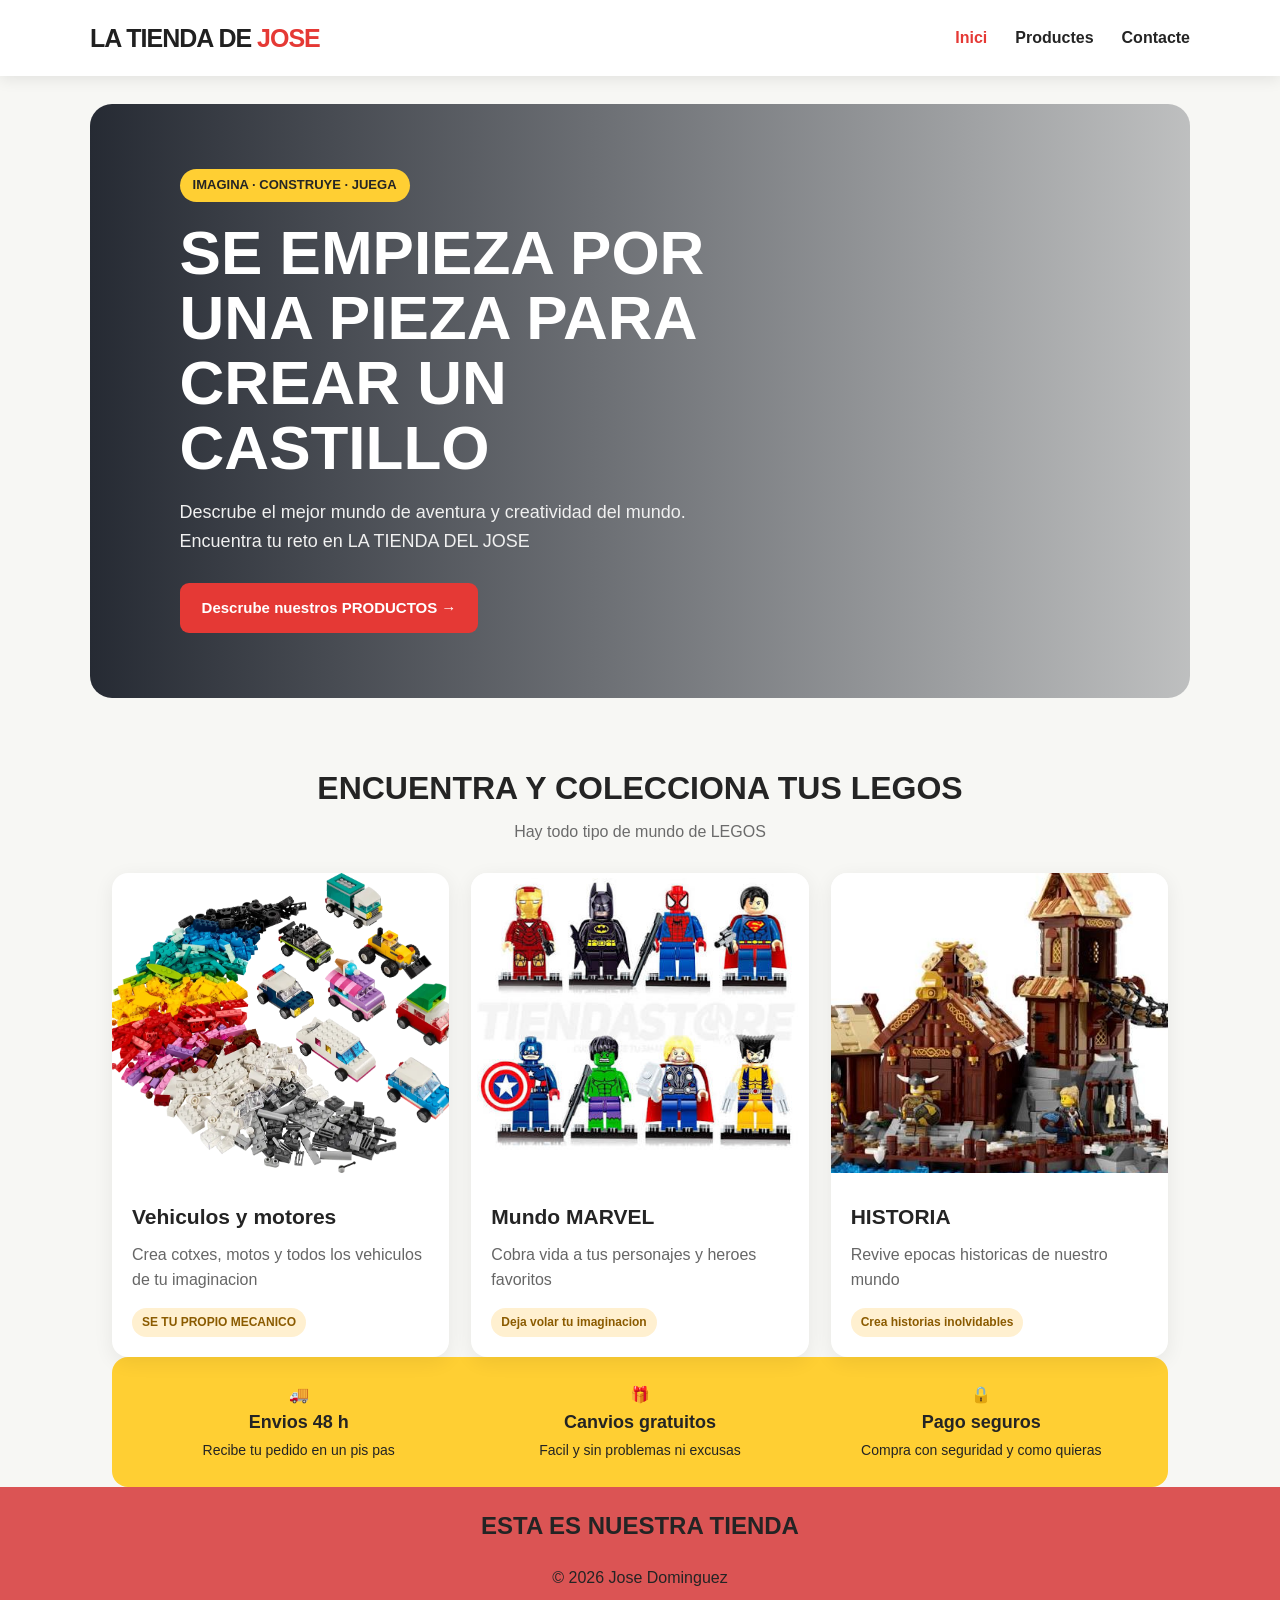
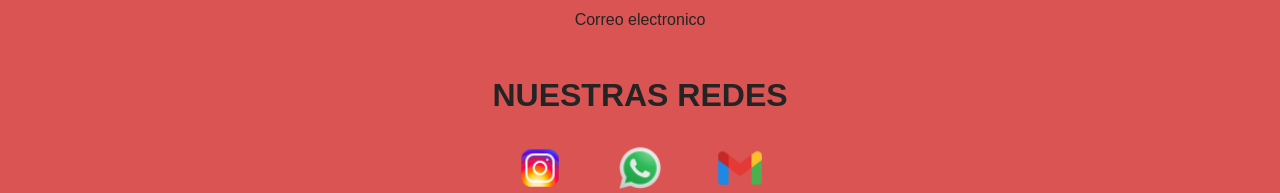
<file: DAM1_M04-Exercici-Posicio/index.html>
<!DOCTYPE html>
<html lang="ca">
<head>
    <meta charset="UTF-8">
    <meta name="viewport" content="width=device-width, initial-scale=1.0">
    <title>LA TIENDA DEL JOSE WEB</title>
    <link rel="stylesheet" href="global.css">
    
</head>
<body>
    <nav class="menu">
        <a class="logo" href="index.html">LA TIENDA DE <span>JOSE</a>
        <div class="enlaces">
            <a class="activo" href="index.html">Inici</a>
            <a href="productes.html">Productes</a>
            <a href="contacte.html">Contacte</a>
        </div>
    </nav>

    <main>
        <section class="hero">
            <div class="hero-text">
                <span class="etiqueta">IMAGINA · CONSTRUYE · JUEGA</span>
                <h1>SE EMPIEZA POR UNA PIEZA PARA CREAR UN CASTILLO</h1>
                <p>Descrube el mejor mundo de aventura y creatividad del mundo. Encuentra tu reto en LA TIENDA DEL JOSE</p>
                <a class="boton" href="productes.html">Descrube nuestros PRODUCTOS →</a>
            </div>
        </section>

        <section class="contenidor seccio">
            <div class="titol-seccio">
                <h2>ENCUENTRA Y COLECCIONA TUS LEGOS</h2>
                <p>Hay todo tipo de mundo de LEGOS</p>
            </div>
            <div class="coleccions">
                <article class="carta">
                    <img src="imagenes/foto_vehiculo_index.jpeg" alt="Construcció de cotxe de joguina">
                    <div class="carta-contingut">
                        <h3>Vehiculos y motores</h3>
                        <p>Crea cotxes, motos y todos los vehiculos de tu imaginacion</p>
                        <span class="tag">SE TU PROPIO MECANICO</span>
                    </div>
                </article>
                <article class="carta">
                    <img src="imagenes/foto2_marvel_index.jpeg" alt="Peces de construcció de colors">
                    <div class="carta-contingut">
                        <h3>Mundo MARVEL</h3>
                        <p>Cobra vida a tus personajes y heroes favoritos</p>
                        <span class="tag">Deja volar tu imaginacion</span>
                    </div>
                </article>
                <article class="carta">
                    <img src="imagenes/foto3_vikingos_index.jpeg" alt="Figures i peces de construcció">
                    <div class="carta-contingut">
                        <h3>HISTORIA</h3>
                        <p>Revive epocas historicas de nuestro mundo</p>
                        <span class="tag">Crea historias inolvidables</span>
                    </div>
                </article>
            </div>
        </section>

        <section class="contenidor seccio">
            <div class="beneficis">
                <div class="benefici">🚚 <strong>Envios 48 h</strong><span>Recibe tu pedido en un pis pas</span></div>
                <div class="benefici">🎁 <strong>Canvios gratuitos</strong><span>Facil y sin problemas ni excusas</span></div>
                <div class="benefici">🔒 <strong>Pago seguros</strong><span>Compra con seguridad y como quieras</span></div>
            </div>
        </section>
    </main>

    <footer>
        <div class="footer">
            <h2>ESTA ES NUESTRA TIENDA</h2>
            © 2026 Jose Dominguez
            <p href="mailto:jose@gmail.com">Correo electronico</p>
            <h1>NUESTRAS REDES</h1>
            <div class="foto_footer">
                <img src="imagenes/icons8-instagram-48.jpeg" alt="INSTAGRAM">
                <img src="imagenes/icons8-whatsapp-48.jpeg" alt="WHATSSAP">
                <img src="imagenes/icons8-gmail-nuevo-48.jpeg" alt="CORREO ELECTRONICO">
            </div>
        </div>
    </footer>


</body>
</html>
</file>
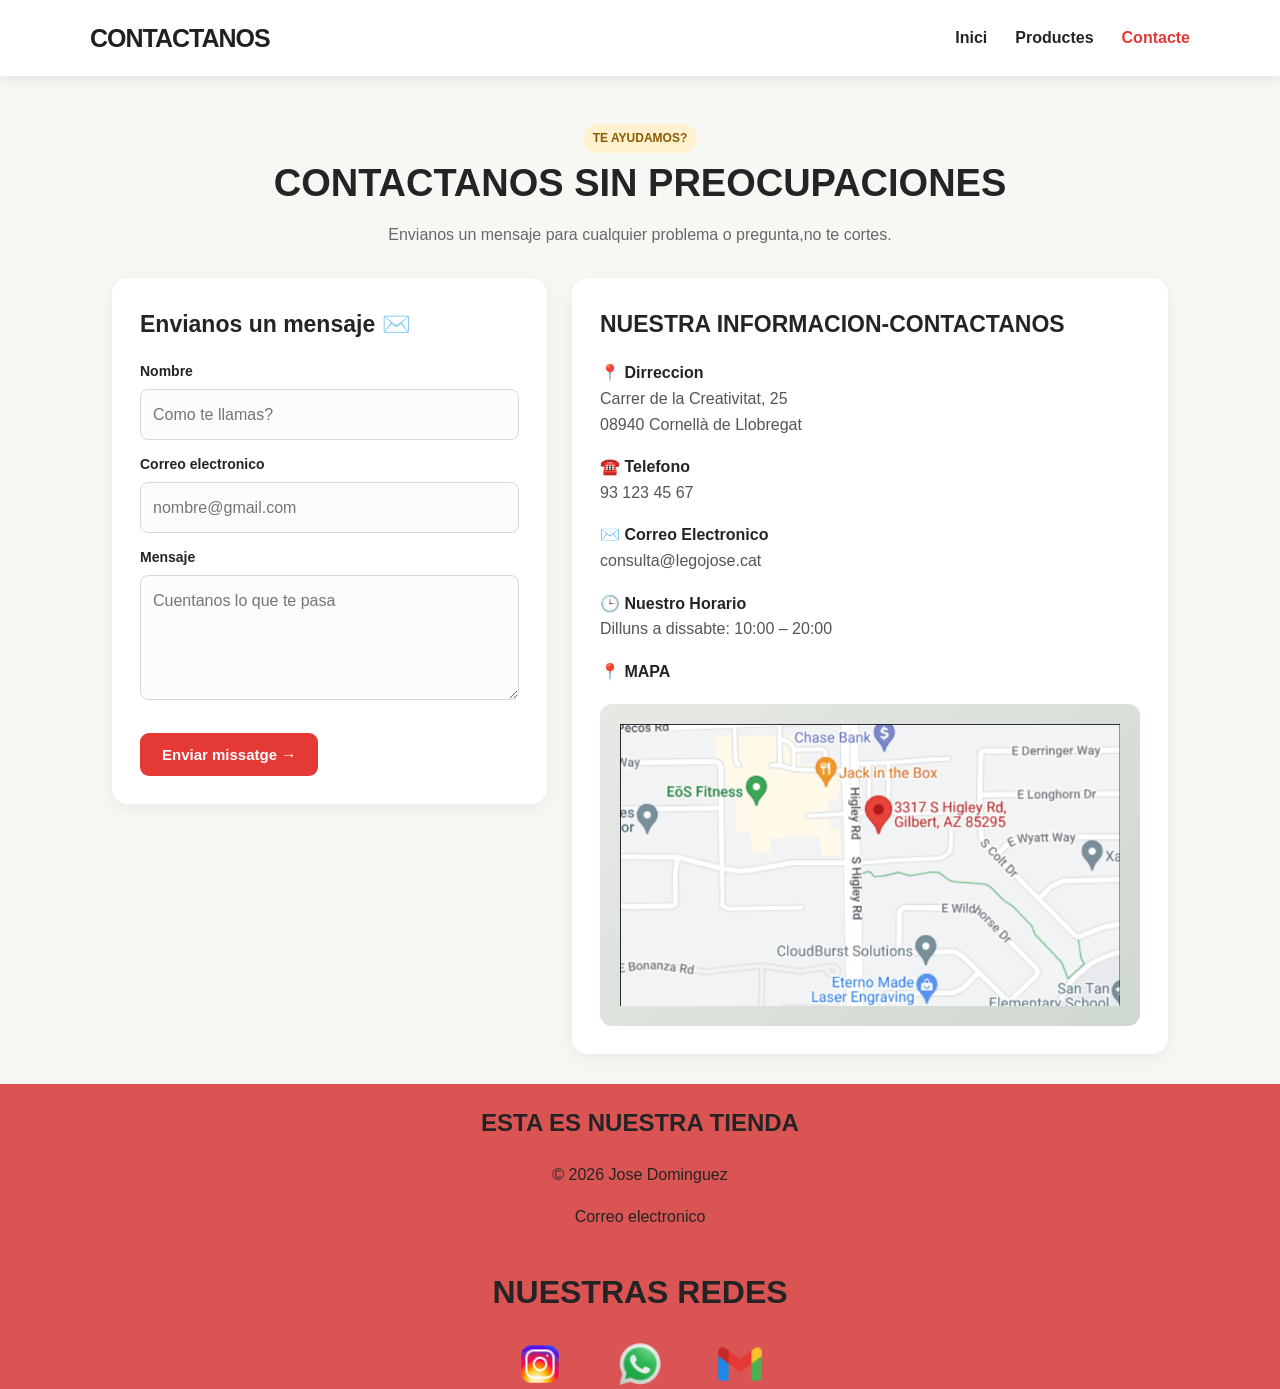
<file: DAM1_M04-Exercici-Posicio/contacte.html>
<!DOCTYPE html>
<html lang="ca">
<head>
    <meta charset="UTF-8">
    <meta name="viewport" content="width=device-width, initial-scale=1.0">
    <title>CONTACTANOS DESDE NUESTRA WEB</title>
    <link rel="stylesheet" href="global.css">
    
</head>
<body>
    <nav class="menu">
        <a class="logo" href="index.html">CONTACTANOS</a>
        <div class="enlaces">
            <a href="index.html">Inici</a>
            <a href="productes.html">Productes</a>
            <a class="activo" href="contacte.html">Contacte</a>
        </div>
    </nav>

    <main class="contenidor">
        <header class="capcalera">
            <span class="tag">TE AYUDAMOS?</span>
            <h1>CONTACTANOS SIN PREOCUPACIONES</h1>
            <p>Envianos un mensaje para cualquier problema o pregunta,no te cortes.</p>
        </header>

        <section class="contacte-grid">
            <div class="caixa">
                <h2>Envianos un mensaje ✉️</h2>
                <form action="#" method="post">
                    <label for="nom">Nombre</label>
                    <input type="text" id="nom" name="nom" placeholder="Como te llamas?" required>

                    <label for="email">Correo electronico</label>
                    <input type="email" id="email" name="email" placeholder="nombre@gmail.com" required>

                    <label for="missatge">Mensaje</label>
                    <textarea id="missatge" name="missatge" placeholder="Cuentanos lo que te pasa" required></textarea>

                    <br><br>
                    <button class="boton" type="submit">Enviar missatge →</button>
                </form>
            </div>

            <aside class="caixa">
                <h2>NUESTRA INFORMACION-CONTACTANOS</h2>
                <p class="info">📍 <strong>Dirreccion</strong><br>Carrer de la Creativitat, 25<br>08940 Cornellà de Llobregat</p>
                <p class="info">☎️ <strong>Telefono</strong><br>93 123 45 67</p>
                <p class="info">✉️ <strong>Correo Electronico</strong><br>consulta@legojose.cat</p>
                <p class="info">🕒 <strong>Nuestro Horario</strong><br>Dilluns a dissabte: 10:00 – 20:00</p>
                <p class="info">📍 <strong>MAPA</strong></p>
                
                <div class="mapa">
                    <img src="imagenes/mapazo.jpeg" width="500" >
                </div>

            </aside>
        </section>
    </main>

    <footer>
        <div class="footer">
            <h2>ESTA ES NUESTRA TIENDA</h2>
            © 2026 Jose Dominguez
            <p href="mailto:jose@gmail.com">Correo electronico</p>
            <h1>NUESTRAS REDES</h1>
            <div class="foto_footer">
                <img src="imagenes/icons8-instagram-48.jpeg" alt="INSTAGRAM">
                <img src="imagenes/icons8-whatsapp-48.jpeg" alt="WHATSSAP">
                <img src="imagenes/icons8-gmail-nuevo-48.jpeg" alt="CORREO ELECTRONICO">
            </div>
        </div>
    </footer>
</body>
</html>
</file>
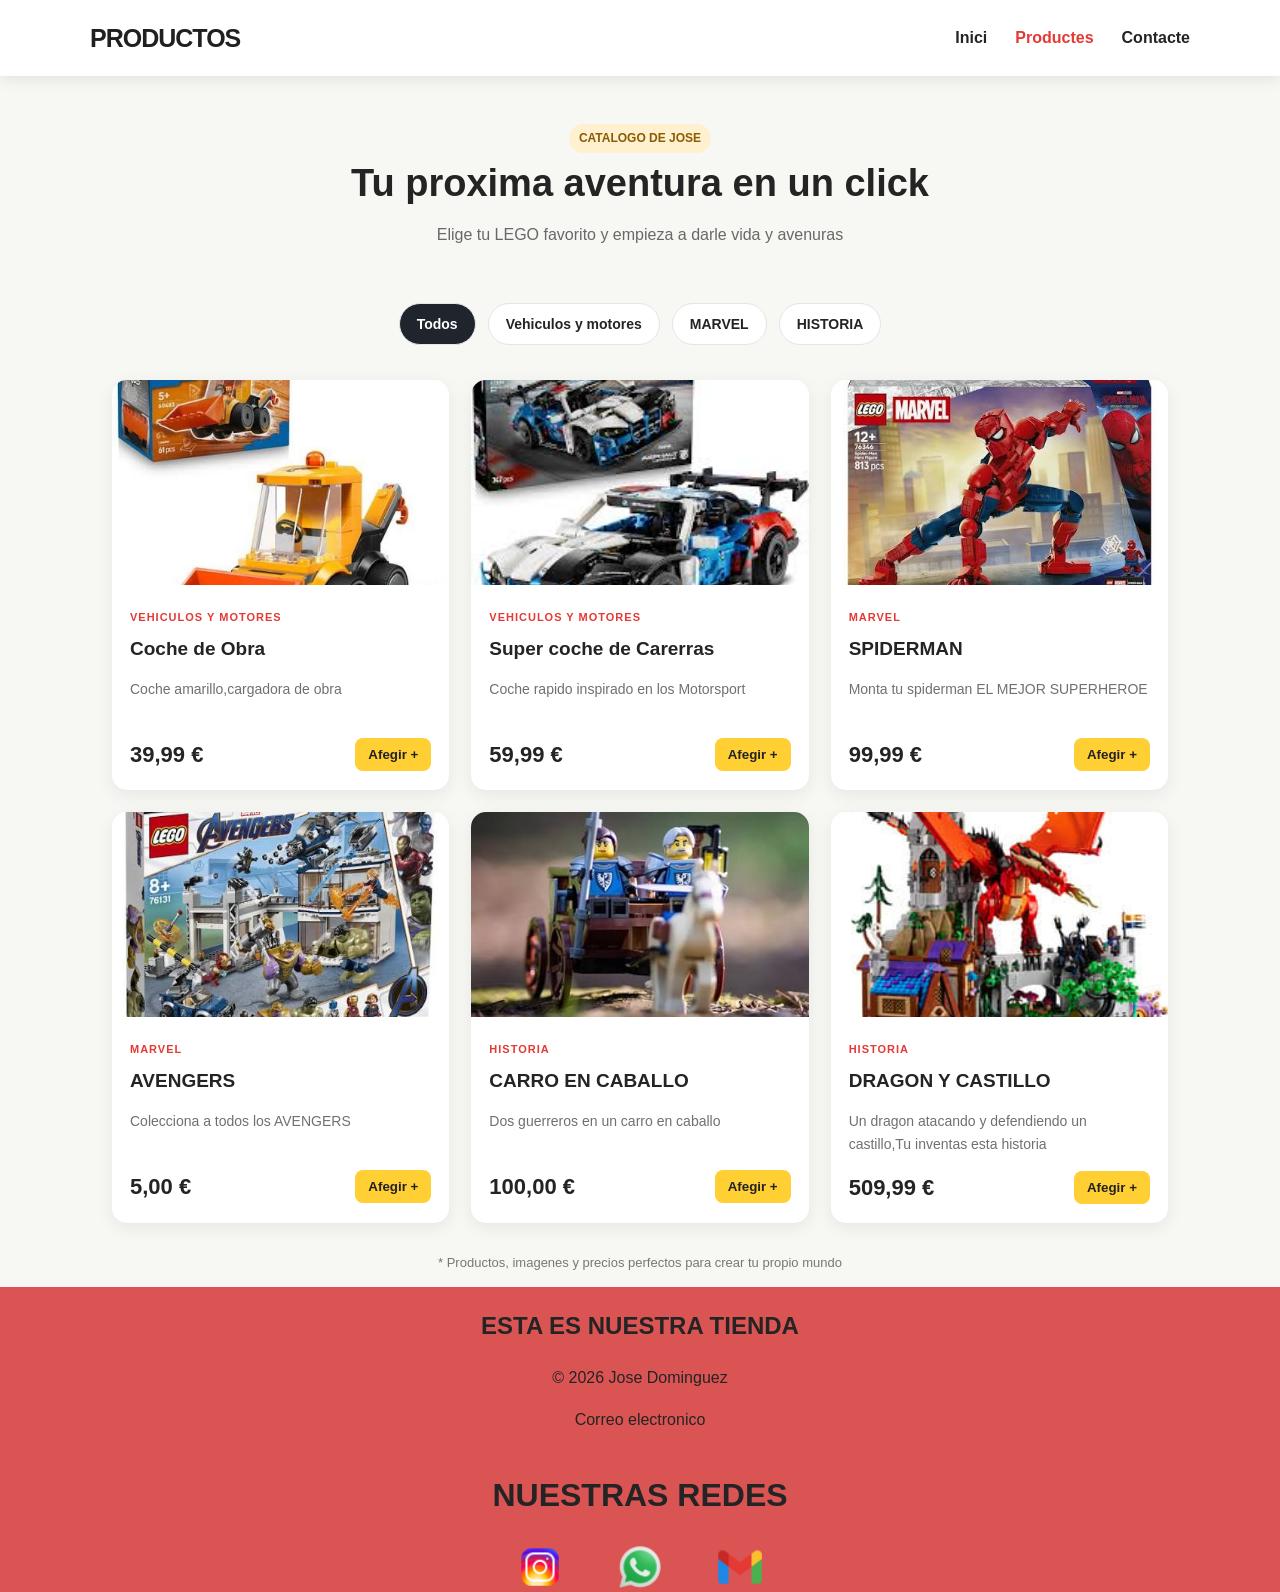
<file: DAM1_M04-Exercici-Posicio/productes.html>
<!DOCTYPE html>
<html lang="ca">
<head>
    <meta charset="UTF-8">
    <meta name="viewport" content="width=device-width, initial-scale=1.0">
    <title>PRODCUTOS DE LA WEB DEL JOSE</title>
    <link rel="stylesheet" href="global.css">
    
</head>
<body>
    <nav class="menu">
        <a class="logo" href="index.html">PRODUCTOS</a>
        <div class="enlaces">
            <a href="index.html">Inici</a>
            <a class="activo" href="productes.html">Productes</a>
            <a href="contacte.html">Contacte</a>
        </div>
    </nav>

    <main class="contenidor">
        <header class="capcalera">
            <span class="tag">CATALOGO DE JOSE</span>
            <h1>Tu proxima aventura en un click</h1>
            <p>Elige tu LEGO favorito y empieza a darle vida y avenuras</p>
        </header>

        <nav class="filtres">
            <a href="#tots">Todos</a>
            <a href="#vehicles">Vehiculos y motores</a>
            <a href="#fantasia">MARVEL</a>
            <a href="#ciutat">HISTORIA</a>
        </nav>

        <section class="graella" id="tots">
            <article class="producte" id="vehicles">
                <img src="imagenes/foto_vehiculo_productos.jpeg" alt="Cotxe esportiu vermell">
                <div class="detall">
                    <span class="categoria">Vehiculos y Motores</span>
                    <h3>Coche de Obra</h3>
                    <p>Coche amarillo,cargadora de obra</p>
                    <div class="preu-linia"><span class="preu">39,99 €</span><button class="afegir">Afegir +</button></div>
                </div>
            </article>

            <article class="producte" id="fantasia">
                <img src="imagenes/foto2_vehiculo_productos.jpeg" alt="Figura de fantasia de joguina">
                <div class="detall">
                    <span class="categoria">Vehiculos y Motores</span>
                    <h3>Super coche de Carerras</h3>
                    <p>Coche rapido inspirado en los Motorsport</p>
                    <div class="preu-linia"><span class="preu">59,99 €</span><button class="afegir">Afegir +</button></div>
                </div>
            </article>

            <article class="producte" id="ciutat">
                <img src="imagenes/foto_marvel_productos.jpeg" alt="Edificis d'una ciutat">
                <div class="detall">
                    <span class="categoria">MARVEL</span>
                    <h3>SPIDERMAN</h3>
                    <p>Monta tu spiderman EL MEJOR SUPERHEROE</p>
                    <div class="preu-linia"><span class="preu">99,99 €</span><button class="afegir">Afegir +</button></div>
                </div>
            </article>

            <article class="producte">
                <img src="imagenes/foto3_marvel_productos.jpeg" alt="Peces de construcció de colors">
                <div class="detall">
                    <span class="categoria">MARVEL</span>
                    <h3>AVENGERS</h3>
                    <p>Colecciona a todos los AVENGERS</p>
                    <div class="preu-linia"><span class="preu">5,00 €</span><button class="afegir">Afegir +</button></div>
                </div>
            </article>

            <article class="producte">
                <img src="imagenes/foto_historia_productos.jpeg" alt="Vehicle de joguina">
                <div class="detall">
                    <span class="categoria">HISTORIA</span>
                    <h3>CARRO EN CABALLO</h3>
                    <p>Dos guerreros en un carro en caballo</p>
                    <div class="preu-linia"><span class="preu">100,00 €</span><button class="afegir">Afegir +</button></div>
                </div>
            </article>

            <article class="producte">
                <img src="imagenes/foto2_historia_productos.jpeg" alt="Construcció amb blocs">
                <div class="detall">
                    <span class="categoria">HISTORIA</span>
                    <h3>DRAGON Y CASTILLO</h3>
                    <p>Un dragon atacando y defendiendo un castillo,Tu inventas esta historia</p>
                    <div class="preu-linia"><span class="preu">509,99 €</span><button class="afegir">Afegir +</button></div>
                </div>
            </article>
        </section>
        <p class="nota">* Productos, imagenes y precios perfectos para crear tu propio mundo</p>
    </main>

    <footer>
        <div class="footer">
            <h2>ESTA ES NUESTRA TIENDA</h2>
            © 2026 Jose Dominguez
            <p href="mailto:jose@gmail.com">Correo electronico</p>
            <h1>NUESTRAS REDES</h1>
            <div class="foto_footer">
                <img src="imagenes/icons8-instagram-48.jpeg" alt="INSTAGRAM">
                <img src="imagenes/icons8-whatsapp-48.jpeg" alt="WHATSSAP">
                <img src="imagenes/icons8-gmail-nuevo-48.jpeg" alt="CORREO ELECTRONICO">
            </div>
        </div>
    </footer>
</body>
</html>
</file>
<file: DAM1_M04-Exercici-Posicio/global.css>
/* INDEX*/

.hero {
            max-width: 1100px;
            margin: 28px auto 65px;
            min-height: 410px;
            border-radius: 22px;
            padding: 65px 7%;
            display: flex;
            align-items: center;
            background: linear-gradient(90deg, rgba(20, 25, 35, .92), rgba(20, 25, 35, .25)),
                url("https://images.unsplash.com/photo-1587654780291-39c9404d746b?auto=format&fit=crop&w=1600&q=85") center/cover;
            color: white;
        }

        .hero-text {
            max-width: 560px;
        }

        .etiqueta {
            display: inline-block;
            background: #ffcf33;
            color: #252525;
            padding: 6px 13px;
            border-radius: 20px;
            font-size: 13px;
            font-weight: bold;
        }

        .hero h1 {
            font-size: clamp(38px, 6vw, 62px);
            line-height: 1.05;
            margin: 18px 0;
        }

        .hero p {
            font-size: 18px;
            color: #f0f0f0;
            margin-bottom: 27px;
        }

        .seccio {
            margin: 0 auto 60px;
        }

        .titol-seccio {
            text-align: center;
            margin-bottom: 28px;
        }

        .titol-seccio h2 {
            font-size: 32px;
            margin: 0 0 5px;
        }

        .titol-seccio p {
            color: #6b6b6b;
            margin: 0;
        }

        .coleccions {
            display: flex;
            flex-wrap: wrap;
            gap: 22px;
        }

        .carta {
            flex: 1 1 280px;
            background: white;
            border-radius: 16px;
            overflow: hidden;
            box-shadow: 0 5px 20px rgba(0,0,0,.07);
        }

        .carta img {
            width: 100%;
            height: 300px;
            object-fit: cover;
        }

        .carta-contingut {
            padding: 20px;
        }

        .carta h3 {
            margin: 0 0 8px;
            font-size: 21px;
        }

        .carta p {
            color: #666;
            margin: 0 0 15px;
        }

        .tag {
            display: inline-block;
            background: #fff0d0;
            color: #8b5b00;
            padding: 5px 10px;
            border-radius: 20px;
            font-size: 12px;
            font-weight: bold;
        }

        .beneficis {
            background: #ffcf33;
            border-radius: 16px;
            padding: 25px;
            display: flex;
            flex-wrap: wrap;
            justify-content: space-around;
            gap: 18px;
            text-align: center;
        }

        .benefici {
            flex: 1 1 180px;
            font-weight: bold;
        }

        .benefici strong {
            display: block;
            font-size: 18px;
        }

        .benefici span {
            font-size: 14px;
            font-weight: normal;
        }


.capcalera {
            text-align: center;
            padding: 48px 15px 25px;
        }

        .capcalera h1 {
            font-size: 38px;
            margin: 0 0 8px;
        }

        .capcalera p {
            color: #686868;
            margin: 0;
        }

        .filtres {
            display: flex;
            flex-wrap: wrap;
            justify-content: center;
            gap: 12px;
            margin: 25px 0 35px;
        }

        .filtres a {
            background: white;
            border: 1px solid #e5e5e5;
            padding: 9px 17px;
            border-radius: 22px;
            font-weight: bold;
            font-size: 14px;
        }

        .filtres a:first-child,
        .filtres a:hover {
            background: #20252d;
            color: white;
        }

        .graella {
            display: flex;
            flex-wrap: wrap;
            gap: 22px;
            padding-bottom: 20px;
        }

        .producte {
            flex: 1 1 260px;
            background: white;
            border-radius: 15px;
            overflow: hidden;
            box-shadow: 0 5px 18px rgba(0,0,0,.07);
            transition: transform .2s;
        }

        .producte:hover {
            transform: translateY(-5px);
        }

        .producte img {
            display: block;
            width: 100%;
            height: 205px;
            object-fit: cover;
        }

        .detall {
            padding: 18px;
        }

        .categoria {
            color: #e53935;
            text-transform: uppercase;
            font-size: 11px;
            font-weight: bold;
            letter-spacing: 1px;
        }

        .detall h3 {
            margin: 5px 0;
            font-size: 19px;
        }

        .detall p {
            color: #707070;
            font-size: 14px;
            min-height: 44px;
        }

        .preu-linia {
            display: flex;
            justify-content: space-between;
            align-items: center;
            margin-top: 15px;
        }

        .preu {
            font-size: 22px;
            font-weight: 900;
        }

        .afegir {
            background: #ffcf33;
            color: #222;
            border: 0;
            padding: 9px 13px;
            border-radius: 8px;
            font-weight: bold;
            cursor: pointer;
        }

        .afegir:hover {
            background: #f0b900;
        }

        .nota {
            text-align: center;
            color: #777;
            font-size: 13px;
            margin-top: 10px;
        }


/* PRODCUTOS*/

.capcalera {
            text-align: center;
            padding: 48px 15px 30px;
        }

        .capcalera h1 {
            font-size: 38px;
            margin: 0 0 8px;
        }

        .capcalera p {
            color: #686868;
            margin: 0;
        }

        .contacte-grid {
            display: grid;
            grid-template-columns: 1.15fr .85fr;
            gap: 25px;
            align-items: start;
            margin-bottom: 30px;
        }

        .caixa {
            background: white;
            border-radius: 16px;
            padding: 28px;
            box-shadow: 0 5px 18px rgba(0,0,0,.06);
        }

        .caixa h2 {
            margin: 0 0 18px;
            font-size: 23px;
        }

        label {
            display: block;
            font-weight: bold;
            font-size: 14px;
            margin: 13px 0 6px;
        }

        input, textarea {
            width: 100%;
            padding: 12px;
            border: 1px solid #d8d8d8;
            border-radius: 8px;
            font: inherit;
            background: #fcfcfc;
        }

        textarea {
            min-height: 125px;
            resize: vertical;
        }

        input:focus, textarea:focus {
            outline: 2px solid #ffcf33;
            border-color: #e5b400;
        }

        .info {
            margin: 0 0 17px;
            color: #555;
        }

        .info strong {
            color: #242424;
        }

        .mapa {
            min-height: 190px;
            border-radius: 12px;
            background: linear-gradient(135deg, #e7e9e5, #cfd8d0);
            display: flex;
            flex-direction: column;
            justify-content: center;
            align-items: center;
            text-align: center;
            color: #49564d;
            margin-top: 20px;
            padding: 20px;
        }

        .mapa span {
            font-size: 40px;
        }

/* ESTILS GENERALS DE LA TIENDA*/
* {
    box-sizing: border-box;
}

html {
    scroll-behavior: smooth;
}

body {
    margin: 0;
    padding-top: 76px;
    font-family: Arial, Helvetica, sans-serif;
    color: #242424;
    background: #f7f7f4;
    line-height: 1.6;
}

a {
    color: inherit;
    text-decoration: none;
}

.menu {
    position: fixed;
    top: 0;
    left: 0;
    width: 100%;
    min-height: 76px;
    background: #ffffff;
    display: flex;
    align-items: center;
    justify-content: space-between;
    padding: 12px max(5%, calc((100% - 1100px) / 2));
    box-shadow: 0 3px 15px rgba(0, 0, 0, 0.09);
    z-index: 1000;
}

.logo {
    font-size: 25px;
    font-weight: 900;
    letter-spacing: -1px;
    color: #202020;
}

.logo span {
    color: #e53935;
}

.enlaces {
    display: flex;
    align-items: center;
    gap: 28px;
    font-weight: bold;
}

.enlaces a {
    padding: 9px 0;
    transition: color 0.2s;
}

.enlaces a:hover,
.enlaces a.activo {
    color: #e53935;
}

.boton {
    display: inline-block;
    border: 0;
    border-radius: 9px;
    background: #e53935;
    color: white;
    padding: 13px 22px;
    font-size: 15px;
    font-weight: bold;
    cursor: pointer;
    transition: background 0.2s, transform 0.2s;
}

.boton:hover {
    background: #bd2825;
    transform: translateY(-2px);
}

.contenidor {
    max-width: 1100px;
    margin: 0 auto;
    padding: 0 22px;
}

.peu {
    margin-top: 70px;
    background: #20252d;
    color: #ffffff;
    padding: 28px 20px;
    text-align: center;
}

.peu p {
    margin: 5px;
}

.peu small {
    color: #c9cdd2;
}

.footer{
    display: flex;
    flex-direction: column;
    align-items: center;
    text-align: center;
    background-color: rgb(219, 84, 84);
}
.foto_footer {
    display: flex;
    gap: 50px !important;
    justify-content: flex-start;
}
.foto_footer img {
    width: 50px;
    height: 50px;
}

/* MOVIL*/

@media (max-width: 700px) {
 body { padding-top: 110px; }
 .menu { flex-direction: column; gap: 7px; padding: 10px; }
 .enlaces { gap: 18px; font-size: 14px; }
 .hero { margin: 15px; padding: 40px 25px; }
 .contacte-grid { grid-template-columns: 1fr; }
}

/* DISSENY RESPONSIVE: TELEFONS I TAULETES */
@media (max-width: 700px) {
    body {
        padding-top: 112px;
    }

    .menu {
        min-height: 112px;
        flex-direction: column;
        justify-content: center;
        gap: 6px;
        padding: 8px 12px;
    }

    .logo {
        font-size: 23px;
    }

    .enlaces {
        display: flex;
        flex-wrap: wrap;
        justify-content: center;
        gap: 8px 20px;
        font-size: 14px;
    }

    .contenidor {
        padding-left: 16px;
        padding-right: 16px;
    }

    .hero {
        margin: 15px;
        min-height: 350px;
        padding: 35px 22px;
    }

    .contacte-grid {
        display: grid;
        grid-template-columns: minmax(0, 1fr);
        gap: 18px;
        width: 100%;
    }

    .contacte-grid .caixa {
        width: 100%;
        min-width: 0;
        padding: 22px;
    }

    .contacte-grid h2 {
        font-size: 21px;
    }

    .contacte-grid form {
        width: 100%;
    }

    .contacte-grid input,
    .contacte-grid textarea {
        display: block;
        width: 100%;
        min-width: 0;
        max-width: 100%;
    }

    .contacte-grid .boton {
        width: 100%;
    }

    .info {
        overflow-wrap: anywhere;
    }

    .mapa {
        min-height: 155px;
        padding: 15px;
    }

    .capcalera {
        padding: 35px 8px 22px;
    }

    .capcalera h1 {
        font-size: 32px;
    }
}

@media (max-width: 400px) {
    body {
        padding-top: 108px;
    }

    .menu {
        min-height: 108px;
    }

    .enlaces {
        gap: 6px 14px;
        font-size: 13px;
    }

    .contacte-grid .caixa {
        padding: 17px;
    }

    .contacte-grid h2 {
        font-size: 19px;
    }

    .capcalera h1 {
        font-size: 29px;
    }
}
</file>
